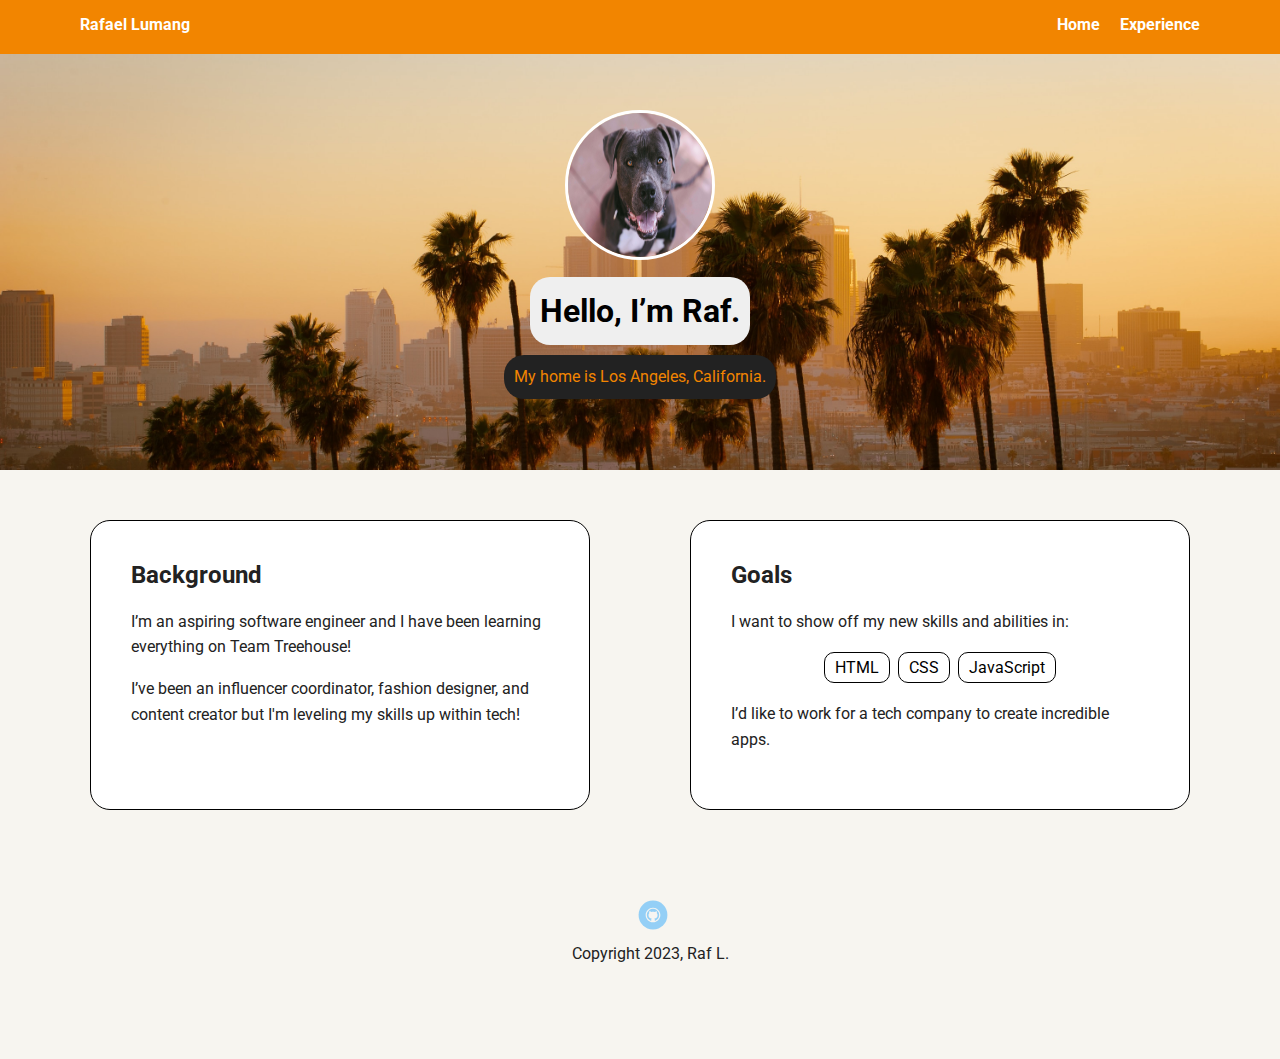
<file: index.html>
<!doctype html>
<html lang="en">

<head>
  <meta charset="utf-8">
  <title>Rafael Lumang's Profile</title>
  <meta name="viewport" content="width=device-width, initial-scale=1.0">
  <link rel="stylesheet" href="styles.css">
  <link href="https://fonts.googleapis.com/css?family=Muli%7CRoboto:400,300,500,700,900" rel="stylesheet">
</head>

<body>
  <div class="main-nav">
    <ul class="nav">
      <li class="name">Rafael Lumang</li>
      <li><a href="index.html">Home</a></li>
      <li><a href="experience.html">Experience</a></li>
    </ul>
  </div>

  <header>
    <img src="images/king-resized.jpg" alt="photo of a pitbull named King" class="profile-image">
    <h1 class="tag name">Hello, I’m Raf.</h1>
    <p class="tag location">My home is Los Angeles, California.</p>
  </header>

  <main class="flex">
    <div class="card">
      <h2>Background</h2>
      <p>I’m an aspiring software engineer and I have been learning everything on Team Treehouse!</p>
      <p>I’ve been an influencer coordinator, fashion designer, and content creator but I'm leveling my skills up within
        tech!</p>
    </div>

    <div class="card">
      <h2>Goals</h2>
      <p>I want to show off my new skills and abilities in:</p>
      <ul class="skills">
        <li>HTML</li>
        <li>CSS</li>
        <li>JavaScript</li>
      </ul>
      <p>I’d like to work for a tech company to create incredible apps.</p>
    </div>

  </main>
  <footer>
    <ul>
      <li><a href="https://github.com/rafael-lumang" target="_blank" class="social github">Github</a></li>
    </ul>
    <p class="copyright">Copyright 2023, Raf L.</p>
  </footer>
</body>

</html>
</file>
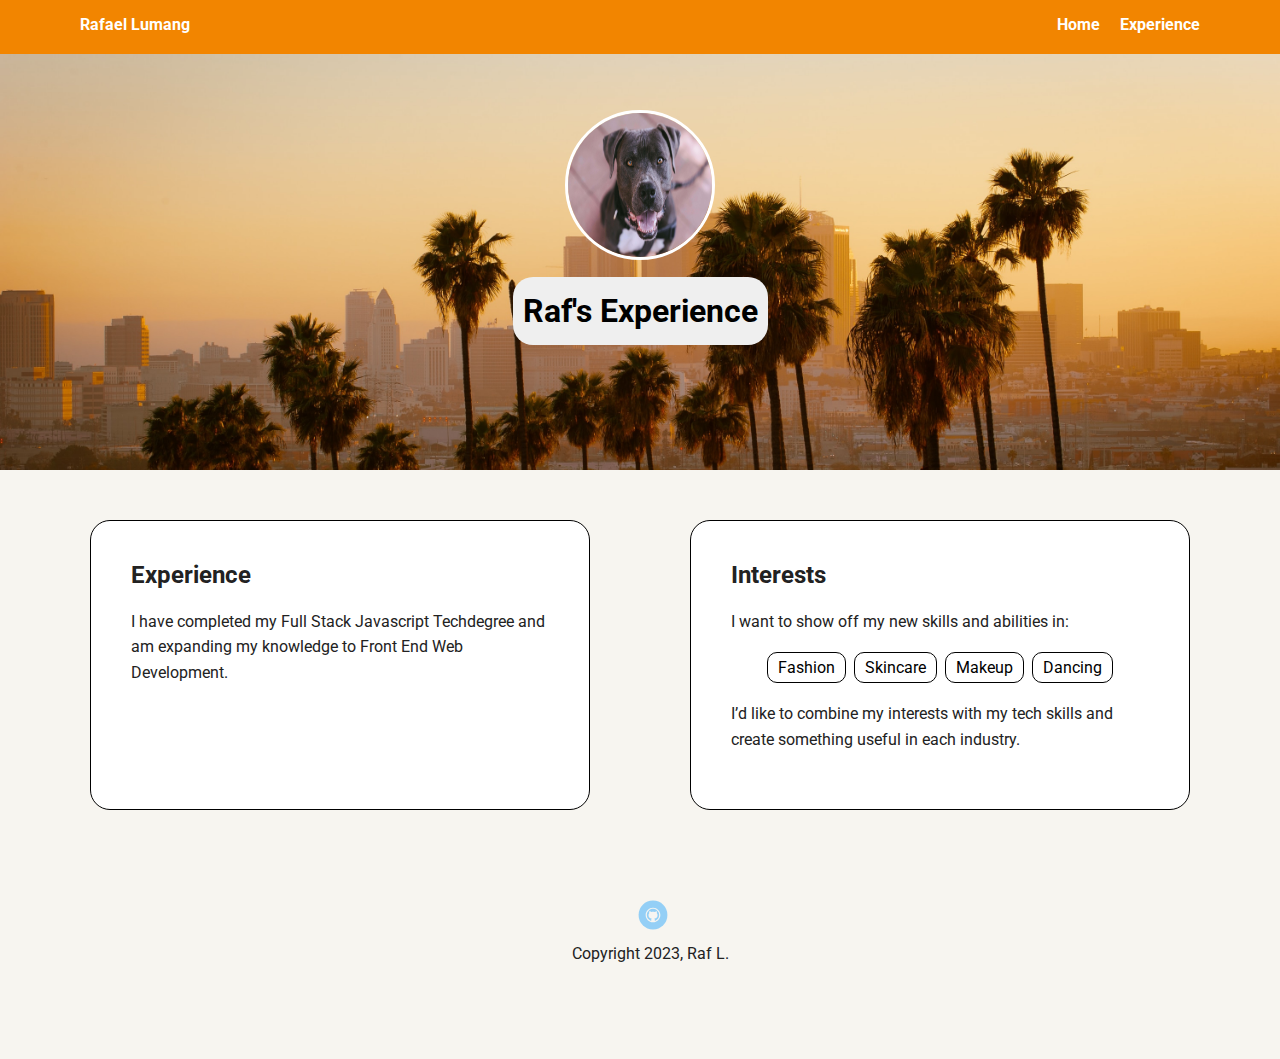
<file: experience.html>
<!DOCTYPE html>
<html lang="en">

<head>
    <meta charset="utf-8">
    <title>Rafael's Experience</title>
    <meta name="viewport" content="width=device-width, initial-scale=1.0">
    <link rel="stylesheet" href="styles.css">
    <link href="https://fonts.googleapis.com/css?family=Muli%7CRoboto:400,300,500,700,900" rel="stylesheet">
</head>

<body>

    <div class="main-nav">
        <ul class="nav">
            <li class="name">Rafael Lumang</li>
            <li><a href="index.html">Home</a></li>
            <li><a href="experience.html">Experience</a></li>
        </ul>
    </div>

    <header>
        <img src="images/king-resized.jpg" alt="photo of a pitbull named King" class="profile-image">
        <h1 class="tag name">Raf's Experience</h1>
    </header>


    <main class="flex">
        <div class="card">
            <h2>Experience</h2>
            <p>I have completed my Full Stack Javascript Techdegree and am expanding my knowledge to Front End Web
                Development.</p>
        </div>

        <div class="card">
            <h2>Interests</h2>
            <p>I want to show off my new skills and abilities in:</p>
            <ul class="skills">
                <li>Fashion</li>
                <li>Skincare</li>
                <li>Makeup</li>
                <li>Dancing</li>
            </ul>
            <p>I’d like to combine my interests with my tech skills and create something useful in each industry.</p>
        </div>
    </main>

    <footer>
        <ul>
            <li><a href="https://github.com/rafael-lumang" target="_blank" class="social github">Github</a></li>
        </ul>
        <p class="copyright">Copyright 2023, Raf L.</p>
    </footer>
</body>

</html>
</file>
<file: styles.css>
/* Global Layout Set-up */
* { 
  box-sizing: border-box;
}
  
body {
  margin: 0;
  padding: 0;
  text-align: center;
  font-family: 'Roboto', sans-serif;
  color: #222;
  background: #f7f5f0;
}
/* Link Styles */

a {
  text-decoration: none;
  color: #999;
}
a:hover {
  color: #6633ff;
}

/* Section Styles */

.main-nav {
  width: 100%;
  background: #F28500;
  min-height: 30px;
  padding: 10px;
  position: fixed;
  text-align: center;
}
.nav {
  display: flex;
  justify-content: space-around;
  font-weight: 700;
  list-style-type: none;
  margin: 0 auto;
  padding: 0;
}

.nav .name {
    display: block;
    margin-right: auto;
    color: white;
}
.nav li {
  padding: 5px 10px 10px 10px;
}
.nav a {
  transition: all .5s;
  color: white
}
.nav a:hover {
  color: #4169e1
}

header {
  text-align: center;
  background: url('images/los-angeles.jpg') no-repeat top center ;
  background-size: cover;
  overflow: hidden;
  padding-top: 60px;
}
header {
  line-height: 1.5;
}
header .profile-image {
  margin-top: 50px;
  width: 150px;
  height: 150px;
  border-radius: 50%;
  border: 3px solid white;
  transition: all .5s;
}
header .profile-image:hover {
  transform: scale(1.2) rotate(5deg);
}
.tag {
  background-color: #efefef;
  border-radius: 20px;
  color: black;
  padding: 10px;

  display: table;
  margin: 10px auto;
} 
.location {
  background-color: #222;
  color: #F28500;
}
.card {
  margin: 30px;
  padding: 20px 40px 40px;
  max-width: 500px;
  text-align: left;
  background: #fff;
  border-bottom: 4px solid #ccc;
  border-radius: 20px;
  border: 1px black solid;
  transition: all .5s;
}
.card:hover {
  border-color: #4169e1;
}

ul.skills {
  padding: 0;
  text-align: center;
}

.skills li {
  border-radius: 10px;
  border: 1px black solid;
  display: inline-block;
  color: black;
  padding: 5px 10px;
  margin: 2px;
  transition: all .5s;

  
}

.skills li:hover{
  background-color: #4169e1;
}


footer {
  width: 100%;
  min-height: 30px;
  padding: 20px 0 40px 20px;
}

footer .copyright {
  top: -8px;
  font-size: .75em;
}

footer ul {
  list-style-type: none;
  margin: 0;
  padding: 0;
}

footer ul li {
  display: inline-block;
}

a.social {
  display: inline-block;
  text-indent: -9999px;
  margin-left: 5px;
  width: 30px;
  height: 30px;
  background-size: 30px 30px;
  opacity: .4;
  transition: all .5s;
}
a.twitter {
  background-image: url(images/twitter.svg);
}
a.linkedin {
  background-image: url(images/linkedin.svg);
}
a.github {
  background-image: url(images/github.svg);
}
a.social:hover {
  opacity: 1;
}
.clearfix {
  clear: both;
}

/* Styles for larger screens */
@media screen and (min-width: 720px) {
  
  .flex {
      display: -ms-flexbox;      /* TWEENER - IE 10 */
      display: flex; 
      max-width: 1200px;
      -ms-flex-pack: distribute;
      justify-content: space-around;
      margin: 0 auto;
  }

  header {
    min-height: 470px;
  }

  .nav {
    max-width: 1200px;
    padding: 0 30px;
  }


  main {
    padding-top: 20px;
  }

  main p {
    line-height: 1.6em;
  }

  footer {
    font-size: 1.3em;
    max-width: 1200px;
    margin: 40px auto;
  }

}
</file>
